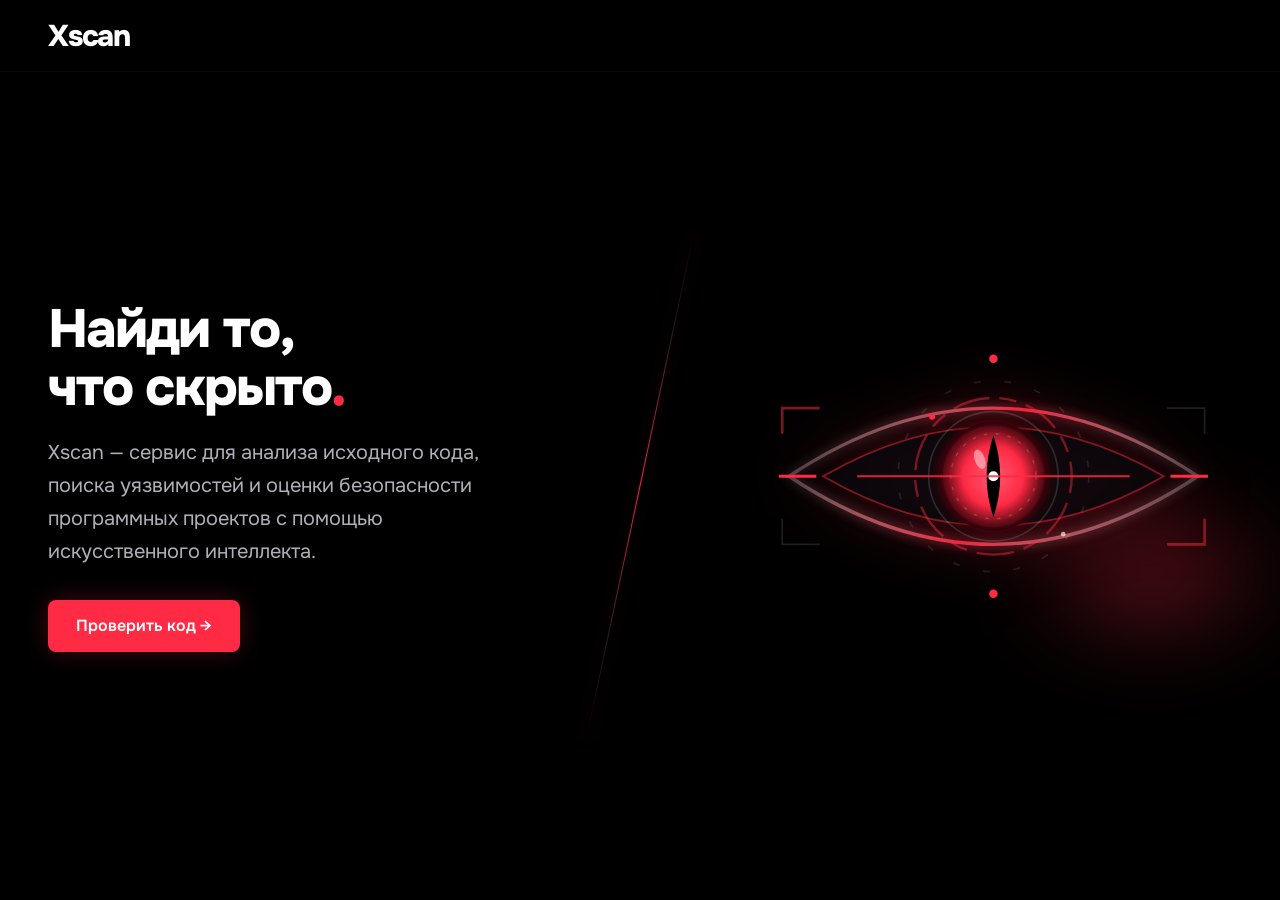
<file: frontend/index.html>
<!DOCTYPE html>
<html lang="ru">
  <head>
    <meta charset="UTF-8" />
    <meta name="viewport" content="width=device-width, initial-scale=1.0" />
    <meta name="theme-color" content="#000000" />
    <title>Xscan</title>
    <meta
      name="description"
      content="Xscan — сервис для анализа исходного кода, поиска уязвимостей и оценки безопасности программных проектов с помощью искусственного интеллекта."
    />
    <link rel="preconnect" href="https://fonts.googleapis.com" />
    <link rel="preconnect" href="https://fonts.gstatic.com" crossorigin />
    <link
      href="https://fonts.googleapis.com/css2?family=Onest:wght@400;500;600;700;800&display=swap"
      rel="stylesheet"
    />
    <link rel="stylesheet" href="styles.css" />
  </head>
  <body>
    <header class="header">
      <div class="header-inner">
        <span class="logo">Xscan</span>
      </div>
    </header>

    <main class="hero">
      <div class="hero-inner">
        <div class="hero-copy">
          <h1 class="headline">
            Найди то,<br />
            что скрыто<span class="text-red">.</span>
          </h1>
          <p class="lead">
            Xscan — сервис для анализа исходного кода, поиска уязвимостей и оценки безопасности программных проектов с помощью искусственного интеллекта.
          </p>
          <a class="cta" href="upload/upload.html">Проверить код →</a>
        </div>

        <div class="hero-visual">
          <div class="eye">
            <div class="eye-glow"></div>
            <svg
              class="eye-svg"
              viewBox="0 0 280 180"
              fill="none"
              xmlns="http://www.w3.org/2000/svg"
              aria-hidden="true"
            >
              <defs>
                <filter id="eye-glow-deep" x="-50%" y="-50%" width="200%" height="200%">
                  <feGaussianBlur stdDeviation="3" result="blur" />
                  <feMerge>
                    <feMergeNode in="blur" />
                    <feMergeNode in="SourceGraphic" />
                  </feMerge>
                </filter>
                <radialGradient id="iris-grad" cx="50%" cy="50%" r="50%">
                  <stop offset="0%" stop-color="#ff5970" />
                  <stop offset="55%" stop-color="#ff2a44" />
                  <stop offset="100%" stop-color="#2a0006" />
                </radialGradient>
                <linearGradient
                  id="eye-outline"
                  x1="20"
                  y1="30"
                  x2="260"
                  y2="150"
                  gradientUnits="userSpaceOnUse"
                >
                  <stop stop-color="#ffffff" stop-opacity="0.08" />
                  <stop offset="0.5" stop-color="#ff2a44" stop-opacity="0.9" />
                  <stop offset="1" stop-color="#ffffff" stop-opacity="0.08" />
                </linearGradient>
              </defs>

              <g class="eye-frame">
                <path
                  d="M 20 90 Q 140 10 260 90 Q 140 170 20 90 Z"
                  stroke="url(#eye-outline)"
                  stroke-width="2"
                  filter="url(#eye-glow-deep)"
                />
                <path
                  d="M 40 90 Q 140 32 240 90 Q 140 148 40 90 Z"
                  stroke="rgba(255, 42, 68, 0.48)"
                  stroke-width="1"
                  fill="rgba(8, 8, 12, 0.82)"
                />
                <path
                  d="M 16 65 V 50 H 38 M 264 115 V 130 H 242"
                  stroke="rgba(255, 42, 68, 0.5)"
                  stroke-width="1.5"
                />
                <path
                  d="M 16 115 V 130 H 38 M 264 65 V 50 H 242"
                  stroke="rgba(255, 255, 255, 0.12)"
                  stroke-width="1"
                />
              </g>

              <line x1="14" y1="90" x2="36" y2="90" stroke="#ff2a44" stroke-width="1.8" />
              <line x1="244" y1="90" x2="266" y2="90" stroke="#ff2a44" stroke-width="1.8" />
              <circle cx="140" cy="21" r="2.5" fill="#ff2a44" />
              <circle cx="140" cy="159" r="2.5" fill="#ff2a44" />

              <g class="reticle-spin">
                <circle
                  cx="140"
                  cy="90"
                  r="46"
                  stroke="rgba(255, 42, 68, 0.45)"
                  stroke-width="1.4"
                  stroke-dasharray="10 6 22 6"
                />
                <circle
                  cx="140"
                  cy="90"
                  r="56"
                  stroke="rgba(255, 255, 255, 0.1)"
                  stroke-width="1"
                  stroke-dasharray="4 14"
                />
              </g>

              <circle
                cx="140"
                cy="90"
                r="38"
                stroke="rgba(255, 255, 255, 0.14)"
                stroke-width="1"
                class="eye-core-ring"
              />
              <circle
                cx="140"
                cy="90"
                r="32"
                fill="url(#iris-grad)"
                filter="url(#eye-glow-deep)"
                class="iris"
              />
              <circle
                cx="140"
                cy="90"
                r="25"
                stroke="rgba(255, 255, 255, 0.18)"
                stroke-width="0.8"
                stroke-dasharray="2 5"
                class="eye-core-ring inner"
              />
              <path
                d="M 140 66 Q 148 90 140 114 Q 132 90 140 66 Z"
                fill="#000"
                class="pupil-slit"
              />
              <circle cx="140" cy="90" r="3" fill="#fff" />
              <ellipse
                cx="132"
                cy="80"
                rx="3"
                ry="6"
                fill="rgba(255, 255, 255, 0.45)"
                transform="rotate(-20 132 80)"
              />
              <circle cx="104" cy="55" r="1.8" fill="#ff2a44" class="eye-spark" />
              <circle
                cx="181"
                cy="124"
                r="1.4"
                fill="#ffffff"
                fill-opacity="0.65"
                class="eye-spark delayed"
              />
              <line
                x1="60"
                y1="90"
                x2="220"
                y2="90"
                stroke="rgba(255, 42, 68, 0.85)"
                stroke-width="1.2"
                class="radar-scan"
              />
            </svg>
          </div>
        </div>
      </div>
    </main>
  </body>
</html>
</file>
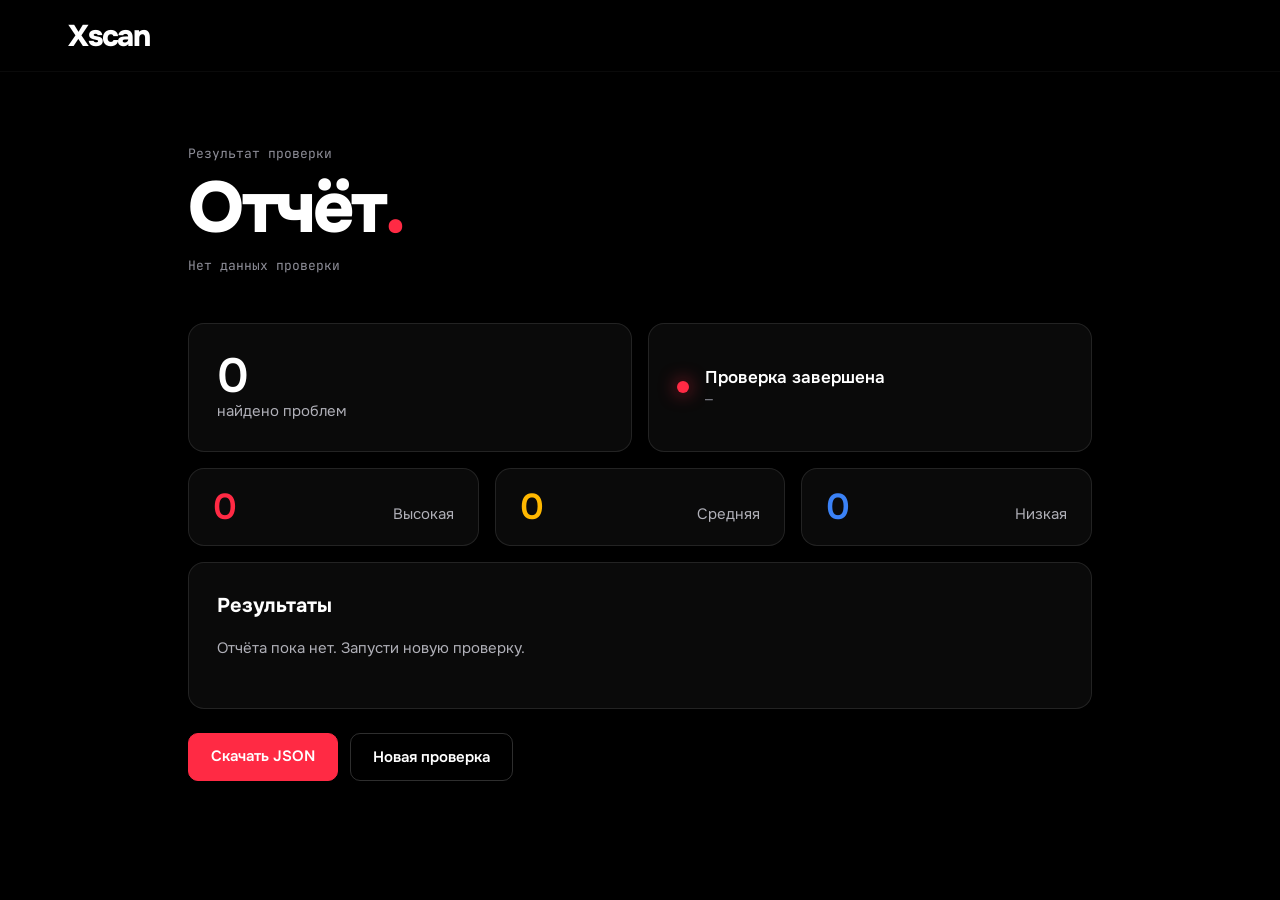
<file: frontend/report/report.html>
<!DOCTYPE html>
<html lang="ru">
  <head>
    <meta charset="UTF-8"/>
    <meta name="viewport" content="width=device-width, initial-scale=1.0"/>
    <title>Отчёт — Xscan</title>
    <link rel="preconnect" href="https://fonts.googleapis.com"/>
    <link rel="preconnect" href="https://fonts.gstatic.com" crossorigin/>
    <link
      href="https://fonts.googleapis.com/css2?family=Onest:wght@300;400;600;800&family=JetBrains+Mono:wght@400;500&display=swap"
      rel="stylesheet"/>
    <link rel="stylesheet" href="report-styles.css"/>
  </head>
  <body>
    <header class="header">
      <div class="header-inner">
        <a href="../index.html" class="logo">Xscan</a>
      </div>
    </header>

    <main class="page">
      <div class="head">
        <p class="eyebrow mono">Результат проверки</p>
        <h1 class="headline">Отчёт<span class="text-red">.</span></h1>
        <p class="target mono" id="target"></p>
      </div>

      <section class="summary">
        <div class="metric">
          <span class="metric-value" id="issueCount">0</span>
          <span class="metric-label">найдено проблем</span>
        </div>
        <div class="status">
          <span class="status-mark"></span>
          <div>
            <p class="status-title">Проверка завершена</p>
            <p class="status-date mono" id="checkedAt"></p>
          </div>
        </div>
      </section>

      <section class="levels" id="levels">
        <div class="level level-error"><span class="level-value" id="countError">0</span><span class="level-label">Высокая</span></div>
        <div class="level level-warning"><span class="level-value" id="countWarning">0</span><span class="level-label">Средняя</span></div>
        <div class="level level-info"><span class="level-value" id="countInfo">0</span><span class="level-label">Низкая</span></div>
      </section>

      <section class="result">
        <h2>Результаты</h2>
        <p id="resultText">Уязвимости не найдены.</p>
        <ul class="notes" id="notes"></ul>
        <div class="toolbar hidden" id="toolbar">
          <div class="filters" id="filters">
            <button class="chip active" data-filter="all">Все</button>
            <button class="chip" data-filter="error">Высокая</button>
            <button class="chip" data-filter="warning">Средняя</button>
            <button class="chip" data-filter="info">Низкая</button>
          </div>
          <select class="sort mono" id="sortSelect" aria-label="Сортировка">
            <option value="severity">По опасности</option>
            <option value="file">По файлу</option>
          </select>
        </div>
        <div id="issuesList" class="issues-list"></div>
      </section>

      <div class="actions">
        <button class="btn" id="downloadBtn">Скачать JSON</button>
        <a class="btn btn-outline" href="../upload/upload.html">Новая проверка</a>
      </div>
    </main>

    <script src="report.js"></script>
  </body>
</html>
</file>
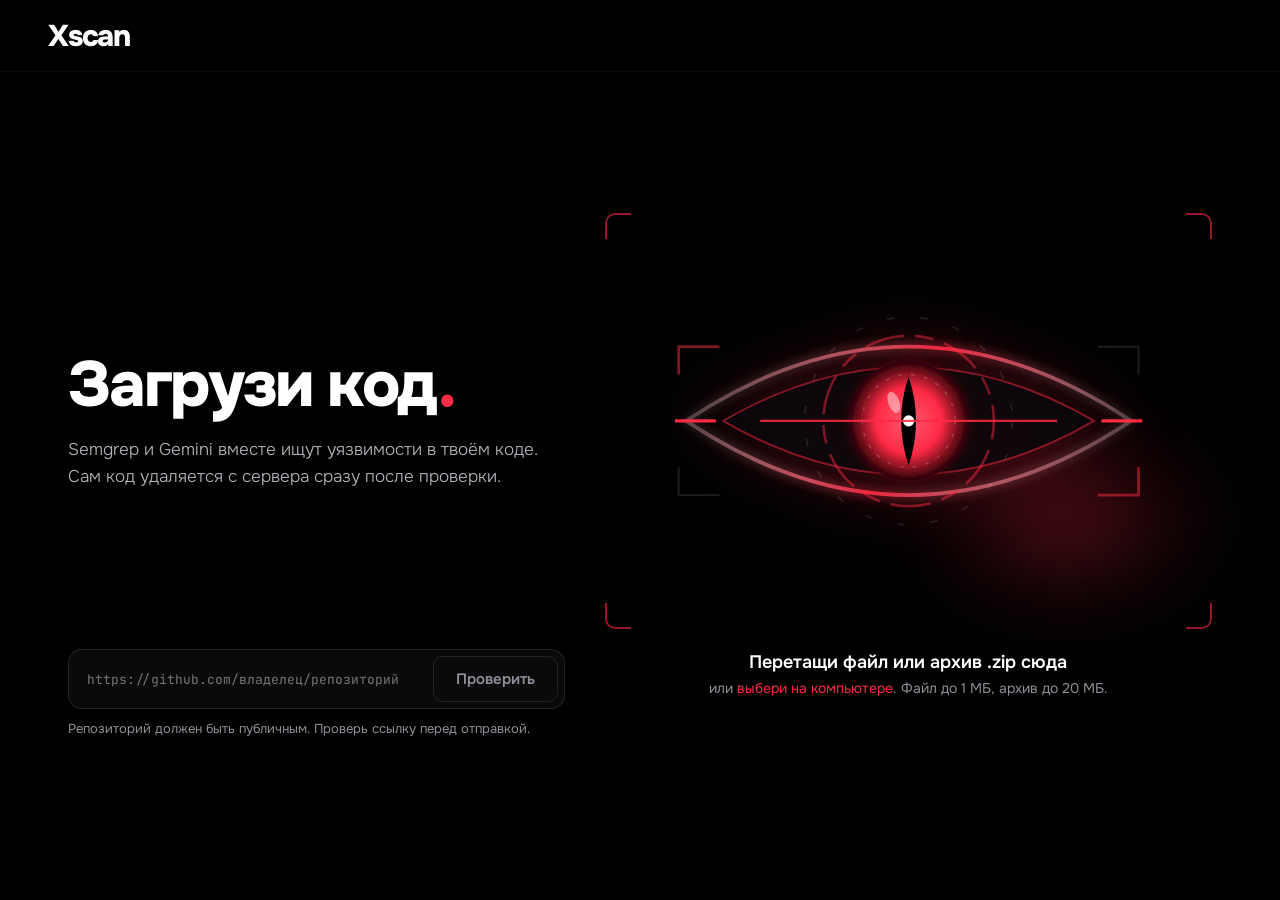
<file: frontend/upload/upload.html>
<!DOCTYPE html>
<html lang="ru">
  <head>
    <meta charset="UTF-8"/>
    <meta name="viewport" content="width=device-width, initial-scale=1.0"/>
    <title>Загрузить код — Xscan</title>
    <link rel="preconnect" href="https://fonts.googleapis.com"/>
    <link rel="preconnect" href="https://fonts.gstatic.com" crossorigin/>
    <link
      href="https://fonts.googleapis.com/css2?family=Onest:wght@300;400;600;800&family=JetBrains+Mono:wght@400;500&display=swap"
      rel="stylesheet"/>
    <link rel="stylesheet" href="upload-styles.css"/>
  </head>
  <body>
    <header class="header">
      <div class="header-inner">
        <a href="../index.html" class="logo">Xscan</a>
      </div>
    </header>

    <main class="page">
      <div class="head">
        <h1 class="headline">Загрузи код<span class="text-red">.</span></h1>
        <p class="lead">
          Semgrep и Gemini вместе ищут уязвимости в твоём коде. Сам код удаляется с сервера сразу
          после проверки.
        </p>
      </div>

      <div class="scan hidden" id="scanView">
        <p class="scan-target mono" id="scanFile"></p>
        <p class="scan-percent mono" id="scanPercent">0%</p>
        <p class="scan-status" id="scanStatus">Идёт проверка</p>

        <ul class="log mono">
          <li><span class="mark"></span>Загрузка файла</li>
          <li><span class="mark"></span>Semgrep: поиск уязвимостей</li>
          <li><span class="mark"></span>Gemini: поиск уязвимостей и оценка опасности</li>
          <li><span class="mark"></span>Сборка отчёта</li>
        </ul>

        <div class="scan-actions">
          <button class="btn hidden" id="reportBtn">Открыть отчёт</button>
          <button class="btn btn-outline hidden" id="againBtn">Проверить другой код</button>
        </div>
      </div>

      <div class="stage" id="dropZone">
        <div class="eye" aria-hidden="true">
          <div class="eye-glow"></div>
          <svg class="eye-svg" viewBox="0 0 280 180" fill="none" xmlns="http://www.w3.org/2000/svg">
            <defs>
              <filter id="eye-glow-deep" x="-50%" y="-50%" width="200%" height="200%">
                <feGaussianBlur stdDeviation="3" result="blur"/>
                <feMerge>
                  <feMergeNode in="blur"/>
                  <feMergeNode in="SourceGraphic"/>
                </feMerge>
              </filter>
              <radialGradient id="iris-grad" cx="50%" cy="50%" r="50%">
                <stop offset="0%" stop-color="#ff5970"/>
                <stop offset="55%" stop-color="#ff2a44"/>
                <stop offset="100%" stop-color="#2a0006"/>
              </radialGradient>
              <linearGradient
                id="eye-outline"
                x1="20"
                y1="30"
                x2="260"
                y2="150"
                gradientUnits="userSpaceOnUse"
              >
                <stop stop-color="#ffffff" stop-opacity="0.08"/>
                <stop offset="0.5" stop-color="#ff2a44" stop-opacity="0.9"/>
                <stop offset="1" stop-color="#ffffff" stop-opacity="0.08"/>
              </linearGradient>
            </defs>

            <g class="eye-frame">
              <path
                d="M 20 90 Q 140 10 260 90 Q 140 170 20 90 Z"
                stroke="url(#eye-outline)"
                stroke-width="2"
                filter="url(#eye-glow-deep)"/>

              <path
                d="M 40 90 Q 140 32 240 90 Q 140 148 40 90 Z"
                stroke="rgba(255, 42, 68, 0.48)"
                stroke-width="1"
                fill="rgba(8, 8, 12, 0.82)"/>

              <path
                d="M 16 65 V 50 H 38 M 264 115 V 130 H 242"
                stroke="rgba(255, 42, 68, 0.5)"
                stroke-width="1.5"/>

              <path
                d="M 16 115 V 130 H 38 M 264 65 V 50 H 242"
                stroke="rgba(255, 255, 255, 0.12)"
                stroke-width="1"/>
            </g>

            <line x1="14" y1="90" x2="36" y2="90" stroke="#ff2a44" stroke-width="1.8"/>
            <line x1="244" y1="90" x2="266" y2="90" stroke="#ff2a44" stroke-width="1.8"/>

            <g class="reticle-spin">
              <circle
                cx="140"
                cy="90"
                r="46"
                stroke="rgba(255, 42, 68, 0.45)"
                stroke-width="1.4"
                stroke-dasharray="10 6 22 6"/>

              <circle
                cx="140"
                cy="90"
                r="56"
                stroke="rgba(255, 255, 255, 0.1)"
                stroke-width="1"
                stroke-dasharray="4 14"/>
            </g>

            <circle
              class="scan-only"
              cx="140"
              cy="90"
              r="50"
              stroke="rgba(255, 255, 255, 0.1)"
              stroke-width="2.5"/>

            <circle
              class="progress-arc scan-only"
              id="progressArc"
              cx="140"
              cy="90"
              r="50"
              transform="rotate(-90 140 90)"
              stroke="#ff2a44"
              stroke-width="2.5"
              stroke-linecap="round"
              stroke-dasharray="314.16"
              stroke-dashoffset="314.16"/>

            <circle
              cx="140"
              cy="90"
              r="32"
              fill="url(#iris-grad)"
              filter="url(#eye-glow-deep)"
              class="iris"/>
            <circle
              cx="140"
              cy="90"
              r="25"
              stroke="rgba(255, 255, 255, 0.18)"
              stroke-width="0.8"
              stroke-dasharray="2 5"
              class="eye-core-ring inner"/>

            <path d="M 140 66 Q 148 90 140 114 Q 132 90 140 66 Z" fill="#000" class="pupil-slit"/>
            <circle cx="140" cy="90" r="3" fill="#fff"/>
            <ellipse
              cx="132"
              cy="80"
              rx="3"
              ry="6"
              fill="rgba(255, 255, 255, 0.45)"
              transform="rotate(-20 132 80)"/>

            <line
              x1="60"
              y1="90"
              x2="220"
              y2="90"
              stroke="rgba(255, 42, 68, 0.85)"
              stroke-width="1.2"
              class="radar-scan"/>
          </svg>
        </div>
      </div>

      <div class="link">
        <div class="link-form" id="linkForm">
          <input
            class="mono"
            type="text"
            id="githubInput"
            placeholder="https://github.com/владелец/репозиторий"
            aria-label="Ссылка на репозиторий GitHub"/>
          <button class="btn" id="githubBtn">Проверить</button>
        </div>
        <p class="hint">Репозиторий должен быть публичным. Проверь ссылку перед отправкой.</p>
        <p class="message" id="linkMessage"></p>
      </div>

      <div class="caption">
        <div id="dropText">
          <p class="drop-main">Перетащи файл или архив&nbsp;.zip сюда</p>
          <p class="drop-sub">
            или <button class="text-btn" id="pickBtn">выбери на компьютере</button>. Файл до
            1&nbsp;МБ, архив до 20&nbsp;МБ.
          </p>
        </div>

        <div class="file-row hidden" id="fileRow">
          <div class="file-text">
            <p class="file-name mono" id="fileName"></p>
            <p class="file-size mono" id="fileSize"></p>
          </div>
          <button class="btn" id="submitBtn">Проверить</button>
          <button class="x" id="removeBtn" aria-label="Убрать файл">×</button>
        </div>

        <p class="message" id="fileMessage"></p>
        <input
          type="file"
          id="fileInput"
          hidden
          accept=".zip,.py,.js,.java,.c,.h,.cpp,.hpp,.cs,.go,.php,.rs"/>
      </div>
    </main>

    <script src="upload.js"></script>
  </body>
</html>
</file>
<file: frontend/styles.css>
:root {
  --red: #ff2a44;
  --text-white: #fff;
  --text-muted: #b0b0b8;
  --font-main: "Onest", -apple-system, BlinkMacSystemFont, "Segoe UI", Roboto, sans-serif;
  --split-gap: clamp(48px, 9vw, 176px);
}

*,
*::before,
*::after {
  box-sizing: border-box;
  margin: 0;
  padding: 0;
}

html {
  color-scheme: dark;
  background: #000;
  -webkit-font-smoothing: antialiased;
  text-rendering: optimizeLegibility;
}

body {
  min-height: 100vh;
  overflow-x: hidden;
  background: #000;
  color: var(--text-white);
  font: 15px / 1.5 var(--font-main);
}

.text-red {
  color: var(--red);
}

.header {
  position: fixed;
  inset: 0 0 auto;
  z-index: 10;
  height: 72px;
  background: rgba(0, 0, 0, 0.75);
  border-bottom: 1px solid rgba(255, 255, 255, 0.04);
  backdrop-filter: blur(20px);
}

.header-inner {
  display: flex;
  align-items: center;
  max-width: 1600px;
  height: 100%;
  margin: 0 auto;
  padding: 0 48px;
}

.logo {
  display: inline-flex;
  align-items: baseline;
  color: var(--text-white);
  font-size: 30px;
  font-weight: 800;
  letter-spacing: -0.04em;
  line-height: 1;
  user-select: none;
}

.hero {
  display: flex;
  align-items: center;
  justify-content: center;
  min-height: 100vh;
  min-height: 100dvh;
  padding-top: 72px;
  overflow: hidden;
}

.hero-inner {
  position: relative;
  display: grid;
  grid-template-columns: repeat(2, minmax(0, 1fr));
  align-items: center;
  width: 100%;
  max-width: 1600px;
  margin: 0 auto;
  padding: 40px 48px 60px;
}

.hero-inner::after {
  position: absolute;
  top: 50%;
  left: 50%;
  width: 1px;
  height: min(58vh, 520px);
  background: linear-gradient(
    transparent,
    rgba(255, 255, 255, 0.12) 20%,
    var(--red) 50%,
    rgba(255, 255, 255, 0.12) 80%,
    transparent
  );
  box-shadow: 0 0 18px rgba(255, 42, 68, 0.35);
  content: "";
  transform: translate(-50%, -50%) rotate(12deg);
}

.hero-copy {
  justify-self: end;
  width: min(600px, calc(100% - var(--split-gap)));
  margin-right: var(--split-gap);
}

.headline {
  margin-bottom: 20px;
  font-size: clamp(40px, 4.2vw, 60px);
  font-weight: 800;
  letter-spacing: -0.035em;
  line-height: 1.08;
}

.lead {
  max-width: 40ch;
  color: var(--text-muted);
  font-size: 20px;
  line-height: 1.65;
}

.cta {
  display: inline-flex;
  margin-top: 32px;
  padding: 14px 28px;
  border-radius: 8px;
  background: var(--red);
  box-shadow: 0 0 24px rgba(255, 42, 68, 0.25);
  color: var(--text-white);
  font-size: 16px;
  font-weight: 600;
  text-decoration: none;
  transition: background 0.15s ease;
}

.cta:hover {
  background: #ff4058;
}

.hero-visual {
  display: flex;
  align-items: center;
  justify-content: flex-start;
  padding-left: var(--split-gap);
}

.eye {
  position: relative;
  display: flex;
  align-items: center;
  justify-content: center;
  width: 100%;
  max-width: 525px;
  height: 360px;
}

.eye-glow {
  position: absolute;
  top: 50%;
  left: 50%;
  width: 315px;
  height: 195px;
  border-radius: 50%;
  background: radial-gradient(
    ellipse,
    rgba(255, 42, 68, 0.38),
    rgba(255, 42, 68, 0.1) 45%,
    transparent 72%
  );
  filter: blur(38px);
  pointer-events: none;
  animation: ambient-pulse 4s infinite ease-in-out;
}

.eye-svg {
  width: 100%;
  height: auto;
  filter: drop-shadow(0 0 32px rgba(255, 42, 68, 0.3));
}

.eye-frame {
  animation: eye-frame-breathe 4s infinite ease-in-out;
}

.reticle-spin {
  transform-origin: 140px 90px;
  animation: reticle-rotate 20s linear infinite;
}

.iris {
  transform-origin: 140px 90px;
  animation: iris-dilate 3s infinite ease-in-out;
}

.eye-core-ring {
  transform-origin: 140px 90px;
  animation: core-ring-pulse 3s infinite ease-in-out;
}

.eye-core-ring.inner {
  animation-delay: -1.5s;
}

.eye-spark {
  filter: drop-shadow(0 0 5px var(--red));
  animation: spark-pulse 2.4s infinite ease-in-out;
}

.eye-spark.delayed {
  animation-delay: -1.2s;
}

.pupil-slit {
  transform-origin: 140px 90px;
  animation: pupil-blink 6s infinite ease-in-out;
}

.radar-scan {
  transform-origin: 140px 90px;
  animation: radar-sweep 4s infinite ease-in-out;
}

@keyframes ambient-pulse {
  0%,
  100% {
    opacity: 0.7;
    transform: translate(-50%, -50%) scale(0.95);
  }

  50% {
    opacity: 1;
    transform: translate(-50%, -50%) scale(1.15);
  }
}

@keyframes reticle-rotate {
  from {
    transform: rotate(0);
  }

  to {
    transform: rotate(360deg);
  }
}

@keyframes iris-dilate {
  0%,
  100% {
    transform: scale(1);
  }

  50% {
    transform: scale(1.08);
  }
}

@keyframes pupil-blink {
  0%,
  46%,
  54%,
  100% {
    transform: scaleY(1);
  }

  50% {
    transform: scaleY(0.15);
  }
}

@keyframes radar-sweep {
  0%,
  100% {
    opacity: 0.2;
    transform: translateY(-16px);
  }

  50% {
    opacity: 0.9;
    transform: translateY(16px);
  }
}

@keyframes eye-frame-breathe {
  0%,
  100% {
    opacity: 0.72;
  }

  50% {
    opacity: 1;
  }
}

@keyframes core-ring-pulse {
  0%,
  100% {
    opacity: 0.35;
    transform: scale(0.96);
  }

  50% {
    opacity: 0.9;
    transform: scale(1.04);
  }
}

@keyframes spark-pulse {
  0%,
  100% {
    opacity: 0.25;
  }

  50% {
    opacity: 1;
  }
}

@media (max-width: 960px) {
  .hero-inner {
    grid-template-columns: 1fr;
    gap: 36px;
    padding-top: 40px;
    text-align: center;
  }

  .hero-inner::after {
    display: none;
  }

  .hero-copy {
    justify-self: center;
    width: 100%;
    margin-right: 0;
  }

  .lead {
    margin: 0 auto;
  }

  .hero-visual {
    order: -1;
    justify-content: center;
    width: min(100%, 420px);
    margin: 0 auto;
    padding: 0 0 32px;
    border-bottom: 1px solid rgba(255, 42, 68, 0.32);
  }

  .eye {
    max-width: 320px;
    height: 215px;
  }
}

@media (max-width: 640px) {
  .headline {
    font-size: 36px;
  }
}
</file>
<file: frontend/report/report-styles.css>
:root {
  --red: #ff2a44;
  --yellow: #ffb800;
  --blue: #3b82f6;
  --text-white: #fff;
  --text-muted: #b0b0b8;
  --text-dim: #8e8e98;
  --line: rgba(255, 255, 255, 0.1);
  --fill: rgba(255, 255, 255, 0.04);
  --font-main: "Onest", -apple-system, BlinkMacSystemFont, "Segoe UI", Roboto, sans-serif;
  --font-mono: "JetBrains Mono", ui-monospace, Consolas, monospace;
}

*,
*::before,
*::after {
  box-sizing: border-box;
  margin: 0;
  padding: 0;
}

html {
  color-scheme: dark;
  background: #000;
  -webkit-font-smoothing: antialiased;
}

body {
  min-height: 100vh;
  background: #000;
  color: var(--text-white);
  font: 15px / 1.5 var(--font-main);
}

.text-red {
  color: var(--red);
}

.mono {
  font-family: var(--font-mono);
}

.header {
  height: 72px;
  border-bottom: 1px solid rgba(255, 255, 255, 0.04);
  background: rgba(0, 0, 0, 0.75);
}

.header-inner {
  display: flex;
  align-items: center;
  max-width: 1240px;
  height: 100%;
  margin: 0 auto;
  padding: 0 48px;
}

.logo {
  color: var(--text-white);
  font-size: 30px;
  font-weight: 800;
  letter-spacing: -0.04em;
  line-height: 1;
  text-decoration: none;
}

.page {
  max-width: 1000px;
  margin: 0 auto;
  padding: 72px 48px;
}

.eyebrow,
.target,
.status-date {
  color: var(--text-dim);
  font-size: 13px;
}

.headline {
  margin: 8px 0 12px;
  font-size: clamp(44px, 7vw, 72px);
  font-weight: 800;
  letter-spacing: -0.04em;
  line-height: 1;
}

.summary {
  display: grid;
  grid-template-columns: 1fr 1fr;
  gap: 16px;
  margin-top: 48px;
}

.metric,
.status,
.result {
  border: 1px solid var(--line);
  border-radius: 16px;
  background: var(--fill);
}

.metric {
  padding: 28px;
}

.metric-value {
  display: block;
  font-size: 48px;
  font-weight: 600;
  line-height: 1;
}

.metric-label {
  color: var(--text-muted);
}

.status {
  display: flex;
  align-items: center;
  gap: 16px;
  padding: 28px;
}

.status-mark {
  width: 12px;
  height: 12px;
  border-radius: 50%;
  background: var(--red);
  box-shadow: 0 0 18px rgba(255, 42, 68, 0.8);
}

.status-title {
  font-size: 17px;
  font-weight: 600;
}

.result {
  margin-top: 16px;
  padding: 28px;
}

.result h2 {
  margin-bottom: 16px;
  font-size: 20px;
}

.result p#resultText {
  color: var(--text-muted);
  margin-bottom: 20px;
}

.issues-list {
  display: flex;
  flex-direction: column;
  gap: 16px;
}

.issue-card {
  border: 1px solid var(--line);
  border-radius: 12px;
  background: rgba(255, 255, 255, 0.02);
  padding: 20px;
}

.issue-header {
  display: flex;
  justify-content: space-between;
  align-items: center;
  margin-bottom: 10px;
}

.issue-title {
  font-size: 16px;
  font-weight: 600;
  color: var(--text-white);
}

.badge {
  display: inline-block;
  padding: 4px 10px;
  border-radius: 6px;
  font-size: 12px;
  font-weight: 600;
  text-transform: uppercase;
  letter-spacing: 0.05em;
}

.badge-error {
  background: rgba(255, 42, 68, 0.15);
  color: var(--red);
  border: 1px solid rgba(255, 42, 68, 0.3);
}

.badge-warning {
  background: rgba(255, 184, 0, 0.15);
  color: var(--yellow);
  border: 1px solid rgba(255, 184, 0, 0.3);
}

.badge-info {
  background: rgba(59, 130, 246, 0.15);
  color: var(--blue);
  border: 1px solid rgba(59, 130, 246, 0.3);
}

.issue-location {
  color: var(--text-dim);
  font-size: 13px;
  margin-bottom: 10px;
}

.issue-desc {
  color: var(--text-muted);
  font-size: 14px;
  line-height: 1.5;
  margin-bottom: 12px;
}

.issue-code {
  background: rgba(0, 0, 0, 0.5);
  border: 1px solid rgba(255, 255, 255, 0.06);
  border-radius: 8px;
  padding: 12px;
  color: #ff8595;
  font-size: 13px;
  overflow-x: auto;
  white-space: pre-wrap;
}

.actions {
  display: flex;
  gap: 12px;
  margin-top: 24px;
}

.btn {
  display: inline-flex;
  padding: 12px 22px;
  border: 1px solid var(--red);
  border-radius: 10px;
  background: var(--red);
  color: var(--text-white);
  font-family: inherit;
  font-size: 15px;
  font-weight: 600;
  cursor: pointer;
  text-decoration: none;
}

.btn-outline {
  border-color: rgba(255, 255, 255, 0.18);
  background: transparent;
}


.hidden {
  display: none !important;
}

.levels {
  display: grid;
  grid-template-columns: repeat(3, 1fr);
  gap: 16px;
  margin-top: 16px;
}

.level {
  display: flex;
  align-items: baseline;
  justify-content: space-between;
  padding: 20px 24px;
  border: 1px solid var(--line);
  border-radius: 16px;
  background: var(--fill);
}

.level-value {
  font-size: 36px;
  font-weight: 600;
  line-height: 1;
}

.level-label {
  color: var(--text-muted);
}

.level-error .level-value {
  color: var(--red);
}

.level-warning .level-value {
  color: var(--yellow);
}

.level-info .level-value {
  color: var(--blue);
}

.toolbar {
  display: flex;
  flex-wrap: wrap;
  align-items: center;
  justify-content: space-between;
  gap: 12px;
  margin-bottom: 20px;
}

.filters {
  display: flex;
  flex-wrap: wrap;
  gap: 8px;
}

.chip {
  padding: 7px 14px;
  border: 1px solid rgba(255, 255, 255, 0.18);
  border-radius: 999px;
  background: transparent;
  color: var(--text-muted);
  font-family: inherit;
  font-size: 13px;
  cursor: pointer;
}

.chip.active {
  border-color: var(--red);
  background: rgba(255, 42, 68, 0.15);
  color: var(--text-white);
}

.sort {
  padding: 8px 12px;
  border: 1px solid rgba(255, 255, 255, 0.18);
  border-radius: 10px;
  background: #0b0b0e;
  color: var(--text-white);
  font-size: 13px;
}

.empty {
  color: var(--text-dim);
  font-size: 14px;
}

@media (max-width: 640px) {
  .header-inner,
  .page {
    padding-right: 24px;
    padding-left: 24px;
  }

  .summary,
  .levels {
    grid-template-columns: 1fr;
  }

  .actions {
    flex-direction: column;
  }

  .btn {
    justify-content: center;
  }

  .issue-header {
    flex-direction: column;
    align-items: flex-start;
    gap: 8px;
  }
}

@keyframes rise {
  from {
    opacity: 0;
    transform: translateY(14px);
  }
}

.metric,
.status,
.level,
.result {
  animation: rise 0.5s ease both;
}

.status {
  animation-delay: 0.06s;
}

.level:nth-child(1) {
  animation-delay: 0.1s;
}

.level:nth-child(2) {
  animation-delay: 0.16s;
}

.level:nth-child(3) {
  animation-delay: 0.22s;
}

.result {
  animation-delay: 0.28s;
}

.issue-card {
  animation: rise 0.45s ease both;
  animation-delay: calc(var(--i, 0) * 60ms);
  transition: border-color 0.2s ease, background-color 0.2s ease, transform 0.2s ease;
}

.issue-card:hover {
  border-color: rgba(255, 255, 255, 0.22);
  background: rgba(255, 255, 255, 0.04);
  transform: translateY(-2px);
}

.chip {
  transition: border-color 0.2s ease, background-color 0.2s ease, color 0.2s ease;
}

.chip:hover {
  border-color: rgba(255, 255, 255, 0.35);
  color: var(--text-white);
}

.btn {
  transition: transform 0.15s ease, opacity 0.2s ease;
}

.btn:hover {
  transform: translateY(-1px);
}

.notes {
  margin: -8px 0 20px;
  padding-left: 18px;
  color: var(--text-dim);
  font-size: 13px;
  line-height: 1.5;
}

.notes:empty {
  display: none;
}

@media (max-width: 900px) {
  .page {
    padding-top: 48px;
    padding-bottom: 48px;
  }

  .metric-value {
    font-size: 40px;
  }
}

@media (max-width: 480px) {
  .header-inner,
  .page {
    padding-right: 16px;
    padding-left: 16px;
  }

  .result,
  .metric,
  .status {
    padding: 20px;
  }

  .level {
    padding: 16px 20px;
  }

  .issue-card {
    padding: 16px;
  }

  .toolbar {
    flex-direction: column;
    align-items: stretch;
  }

  .sort {
    width: 100%;
  }

  .issue-code {
    font-size: 12px;
  }
}

@media (prefers-reduced-motion: reduce) {
  .metric,
  .status,
  .level,
  .result,
  .issue-card {
    animation: none;
    transition: none;
  }

  .chip,
  .btn {
    transition: none;
  }
}
</file>
<file: frontend/upload/upload-styles.css>
:root {
  --red: #ff2a44;
  --text-white: #fff;
  --text-muted: #b0b0b8;
  --text-dim: #8e8e98;
  --text-faint: #5c5c66;
  --line: rgba(255, 255, 255, 0.1);
  --fill: rgba(255, 255, 255, 0.04);
  --font-main: "Onest", -apple-system, BlinkMacSystemFont, "Segoe UI", Roboto, sans-serif;
  --font-mono: "JetBrains Mono", ui-monospace, Consolas, monospace;
}

*,
*::before,
*::after {
  box-sizing: border-box;
  margin: 0;
  padding: 0;
}

html {
  color-scheme: dark;
  background: #000;
  -webkit-font-smoothing: antialiased;
  text-rendering: optimizeLegibility;
}

body {
  min-height: 100vh;
  overflow-x: hidden;
  background: #000;
  color: var(--text-white);
  font: 15px / 1.5 var(--font-main);
}

.hidden {
  display: none !important;
}

.text-red {
  color: var(--red);
}

.mono {
  font-family: var(--font-mono);
}

.header {
  position: fixed;
  inset: 0 0 auto;
  z-index: 10;
  height: 72px;
  background: rgba(0, 0, 0, 0.75);
  border-bottom: 1px solid rgba(255, 255, 255, 0.04);
  backdrop-filter: blur(20px);
}

.header-inner {
  display: flex;
  align-items: center;
  max-width: 1600px;
  height: 100%;
  margin: 0 auto;
  padding: 0 48px;
}

.logo {
  display: inline-flex;
  align-items: baseline;
  color: var(--text-white);
  text-decoration: none;
  font-size: 30px;
  font-weight: 800;
  letter-spacing: -0.04em;
  line-height: 1;
  user-select: none;
}

.page {
  display: grid;
  grid-template-columns: minmax(0, 0.9fr) minmax(0, 1.1fr);
  grid-template-areas:
    "head stage"
    "link caption";
  column-gap: 40px;
  row-gap: 20px;
  align-content: center;
  max-width: 1240px;
  min-height: 100vh;
  margin: 0 auto;
  padding: 100px 48px 48px;
}

.head,
.scan {
  grid-area: head;
  align-self: center;
}

.stage {
  grid-area: stage;
}

.link {
  position: relative;
  grid-area: link;
}

.caption {
  position: relative;
  grid-area: caption;
  text-align: center;
}

.headline {
  font-size: clamp(44px, 5vw, 64px);
  font-weight: 800;
  letter-spacing: -0.035em;
  line-height: 1.05;
}

.lead {
  max-width: 480px;
  margin-top: 16px;
  text-wrap: pretty;
  color: var(--text-muted);
  font-size: 17px;
  font-weight: 300;
  line-height: 1.6;
}

.stage {
  --o: 0;
  position: relative;
  display: flex;
  align-items: center;
  justify-content: center;
  padding: 28px 44px;
  border-radius: 20px;
  cursor: pointer;
  transition: background 0.3s;
}

.stage * {
  pointer-events: none;
}

.stage:hover {
  --o: 10px;
  background: rgba(255, 42, 68, 0.04);
}

.stage.drag-over {
  --o: 10px;
  background: rgba(255, 42, 68, 0.08);
}

.stage::before {
  position: absolute;
  inset: var(--o);
  border: 2px solid rgba(255, 42, 68, 0.6);
  border-radius: 10px;
  mask: linear-gradient(90deg, #000 26px, transparent 26px calc(100% - 26px), #000 0),
    linear-gradient(#000 26px, transparent 26px calc(100% - 26px), #000 0);
  mask-composite: intersect;
  transition: 0.3s;
  animation: lock 0.7s 0.8s cubic-bezier(0.2, 0.7, 0.2, 1) both;
  content: "";
}

.stage:hover::before,
.stage.drag-over::before {
  border-color: var(--red);
}

.drop-main {
  font-size: 18px;
  font-weight: 600;
}

.drop-sub {
  margin-top: 2px;
  color: var(--text-dim);
  font-size: 14px;
}

.text-btn {
  padding: 0;
  border: none;
  background: none;
  color: var(--red);
  font: inherit;
  cursor: pointer;
}

.text-btn:hover {
  text-decoration: underline;
}

.file-row {
  display: flex;
  align-items: center;
  gap: 12px;
  padding: 10px 10px 10px 16px;
  border: 1px solid var(--line);
  border-radius: 14px;
  background: var(--fill);
  text-align: left;
}

.file-text {
  flex: 1;
  min-width: 0;
}

.file-name {
  overflow: hidden;
  font-size: 14px;
  font-weight: 500;
  text-overflow: ellipsis;
  white-space: nowrap;
}

.file-size {
  color: var(--text-dim);
  font-size: 12px;
}

.x {
  width: 32px;
  height: 32px;
  border: none;
  border-radius: 8px;
  background: transparent;
  color: var(--text-dim);
  font-size: 22px;
  line-height: 1;
  cursor: pointer;
}

.x:hover {
  background: var(--fill);
  color: var(--text-white);
}

.link-form {
  display: flex;
  gap: 8px;
  padding: 6px;
  border: 1px solid var(--line);
  border-radius: 14px;
  background: var(--fill);
  transition: border-color 0.2s;
}

.link-form:focus-within {
  border-color: var(--red);
}

.link-form input {
  flex: 1;
  min-width: 0;
  padding: 0 12px;
  border: none;
  background: transparent;
  color: var(--text-white);
  font-size: 13px;
}

.link-form input:focus {
  outline: none;
}

.link-form .btn {
  border-color: var(--line);
  background: transparent;
  color: var(--text-dim);
}

.link-form.ready .btn {
  border-color: var(--red);
  background: var(--red);
  color: var(--text-white);
}

.hint {
  margin-top: 10px;
  color: var(--text-dim);
  font-size: 13px;
}

.message {
  position: absolute;
  top: 100%;
  right: 0;
  left: 0;
  margin-top: 8px;
  color: #ff6b7d;
  font-size: 14px;
}

.message:empty {
  display: none;
}

.message.success {
  color: #66d19e;
}

.btn:disabled {
  cursor: wait;
  opacity: 0.65;
}

.btn {
  padding: 12px 22px;
  border: 1px solid var(--red);
  border-radius: 10px;
  background: var(--red);
  color: var(--text-white);
  font-family: inherit;
  font-size: 15px;
  font-weight: 600;
  cursor: pointer;
  transition: background 0.2s, border-color 0.2s, color 0.2s;
}

.btn:hover {
  border-color: #ff4058;
  background: #ff4058;
  color: var(--text-white);
}

.btn-outline {
  border-color: rgba(255, 255, 255, 0.18);
  background: transparent;
}

.btn-outline:hover {
  border-color: var(--red);
  background: rgba(255, 42, 68, 0.08);
}

.eye {
  position: relative;
  display: flex;
  align-items: center;
  justify-content: center;
  width: 100%;
  max-width: 525px;
  height: 360px;
}

.eye-glow {
  position: absolute;
  top: 50%;
  left: 50%;
  width: 315px;
  height: 195px;
  border-radius: 50%;
  background: radial-gradient(
    ellipse,
    rgba(255, 42, 68, 0.38),
    rgba(255, 42, 68, 0.1) 45%,
    transparent 72%
  );
  filter: blur(38px);
  pointer-events: none;
  animation: ambient-pulse 2s infinite ease-in-out alternate;
}

.eye-svg {
  width: 100%;
  height: auto;
  filter: drop-shadow(0 0 32px rgba(255, 42, 68, 0.3));
  transition: filter 0.4s;
  animation: lid-open 1s 0.1s cubic-bezier(0.2, 0.7, 0.2, 1) both;
}

.eye-frame {
  animation: eye-frame-breathe 2s infinite ease-in-out alternate;
}

.reticle-spin {
  transform-origin: 140px 90px;
  animation: reticle-rotate 20s linear infinite;
}

.iris {
  transform-origin: 140px 90px;
  animation: iris-dilate 1.5s infinite ease-in-out alternate;
}

.eye-core-ring {
  transform-origin: 140px 90px;
  animation: core-ring-pulse 1.5s infinite ease-in-out alternate;
}

.eye-core-ring.inner {
  animation-delay: -1.5s;
}

.pupil-slit {
  transform-origin: 140px 90px;
  animation: pupil-blink 6s infinite ease-in-out;
}

.radar-scan {
  transform-origin: 140px 90px;
  animation: radar-sweep 2s infinite ease-in-out alternate;
}

.scan-only {
  opacity: 0;
  transition: opacity 0.5s;
}

.progress-arc {
  filter: drop-shadow(0 0 3px rgba(255, 42, 68, 0.8));
}

body.drag .eye-svg,
.stage.ack .eye-svg {
  filter: drop-shadow(0 0 48px rgba(255, 42, 68, 0.6));
}

.stage.ack .pupil-slit {
  animation: blink-once 0.5s ease-in-out;
}

body.drag .reticle-spin,
body.scanning .reticle-spin {
  animation-duration: 4s;
}

body.scanning .radar-scan {
  animation-duration: 0.8s;
}

body.scanning .scan-only {
  opacity: 1;
}

body.scanning .head {
  display: none;
}

body.scanning .link,
body.scanning .caption {
  visibility: hidden;
}

body.scanning .stage {
  background: none;
  cursor: default;
  pointer-events: none;
}

body.scanning .stage::before {
  opacity: 0;
}

.scan-target {
  color: var(--text-dim);
  font-size: 14px;
}

.scan-percent {
  margin: 4px 0 0;
  font-size: clamp(72px, 9vw, 112px);
  font-weight: 500;
  letter-spacing: -0.05em;
  line-height: 1;
}

.scan-status {
  margin-top: 8px;
  font-size: 20px;
  font-weight: 600;
}

.log {
  margin: 32px 0;
  list-style: none;
  font-size: 14px;
}

.log li {
  display: flex;
  gap: 14px;
  padding: 7px 0;
  color: var(--text-faint);
  transition: color 0.3s;
}

.mark {
  display: flex;
  align-items: center;
  justify-content: center;
  width: 14px;
  height: 21px;
  flex-shrink: 0;
}

.mark::before {
  display: block;
  width: 4px;
  height: 4px;
  border-radius: 50%;
  background: var(--text-faint);
  content: "";
}

.log li.active {
  color: var(--text-white);
}

.log li.active .mark::before {
  width: 14px;
  height: 14px;
  border-radius: 0;
  background: url("arrow.svg") center / contain no-repeat;
}

.log li.done {
  color: #b8b8c0;
}

.log li.done .mark::before {
  width: 14px;
  height: 14px;
  border-radius: 0;
  background: url("check.svg") center / contain no-repeat;
}

.scan-actions {
  display: flex;
  flex-wrap: wrap;
  gap: 12px;
}

@keyframes lid-open {
  from {
    opacity: 0;
    transform: scaleY(0.04);
  }
}

@keyframes lock {
  from {
    opacity: 0;
    inset: -18px;
  }
}

@keyframes blink-once {
  40%,
  60% {
    transform: scaleY(0.08);
  }
}

@keyframes ambient-pulse {
  from {
    opacity: 0.7;
    transform: translate(-50%, -50%) scale(0.95);
  }

  to {
    opacity: 1;
    transform: translate(-50%, -50%) scale(1.15);
  }
}

@keyframes reticle-rotate {
  to {
    transform: rotate(360deg);
  }
}

@keyframes iris-dilate {
  to {
    transform: scale(1.08);
  }
}

@keyframes pupil-blink {
  46%,
  54% {
    transform: scaleY(1);
  }

  50% {
    transform: scaleY(0.15);
  }
}

@keyframes radar-sweep {
  from {
    opacity: 0.2;
    transform: translateY(-16px);
  }

  to {
    opacity: 0.9;
    transform: translateY(16px);
  }
}

@keyframes eye-frame-breathe {
  from {
    opacity: 0.72;
  }
}

@keyframes core-ring-pulse {
  from {
    opacity: 0.35;
    transform: scale(0.96);
  }

  to {
    opacity: 0.9;
    transform: scale(1.04);
  }
}

.scan-status.error {
  color: #ff5970;
}

@keyframes fade-up {
  from {
    opacity: 0;
    transform: translateY(16px);
  }
}

.scan:not(.hidden),
.file-row:not(.hidden) {
  animation: fade-up 0.5s ease both;
}

.scan-actions .btn:not(.hidden) {
  animation: fade-up 0.45s ease both;
}

.btn {
  transition: transform 0.15s ease, opacity 0.2s ease, background-color 0.2s ease, border-color 0.2s ease;
}

.btn:not(:disabled):hover {
  transform: translateY(-1px);
}

.btn:not(:disabled):active {
  transform: translateY(0);
}

.log li {
  transition: color 0.3s ease, opacity 0.3s ease;
}

@media (max-width: 900px) {
  .page {
    grid-template-columns: minmax(0, 1fr);
    grid-template-areas:
      "head"
      "stage"
      "link"
      "caption";
    row-gap: 28px;
    min-height: auto;
    padding-top: 100px;
  }

  .head,
  .scan {
    text-align: center;
  }

  .lead {
    margin-right: auto;
    margin-left: auto;
  }

  .scan-actions {
    justify-content: center;
  }

  .message {
    position: static;
    margin-top: 10px;
    text-align: center;
  }
}

@media (max-width: 520px) {
  .header-inner,
  .page {
    padding-right: 20px;
    padding-left: 20px;
  }

  .logo {
    font-size: 26px;
  }

  .page {
    padding-top: 92px;
    padding-bottom: 32px;
  }

  .lead {
    font-size: 15px;
  }

  .link-form {
    flex-wrap: wrap;
  }

  .link-form input {
    flex-basis: 100%;
    padding: 10px 12px;
  }

  .link-form .btn {
    flex: 1;
    justify-content: center;
  }

  .file-row {
    flex-wrap: wrap;
  }

  .file-row .btn {
    flex: 1;
    justify-content: center;
  }

  .scan-percent {
    font-size: 64px;
  }

  .scan-actions .btn {
    flex: 1 1 100%;
    justify-content: center;
  }
}

@media (prefers-reduced-motion: reduce) {
  .scan:not(.hidden),
  .file-row:not(.hidden),
  .scan-actions .btn:not(.hidden) {
    animation: none;
  }

  .btn,
  .log li {
    transition: none;
  }
}
</file>
